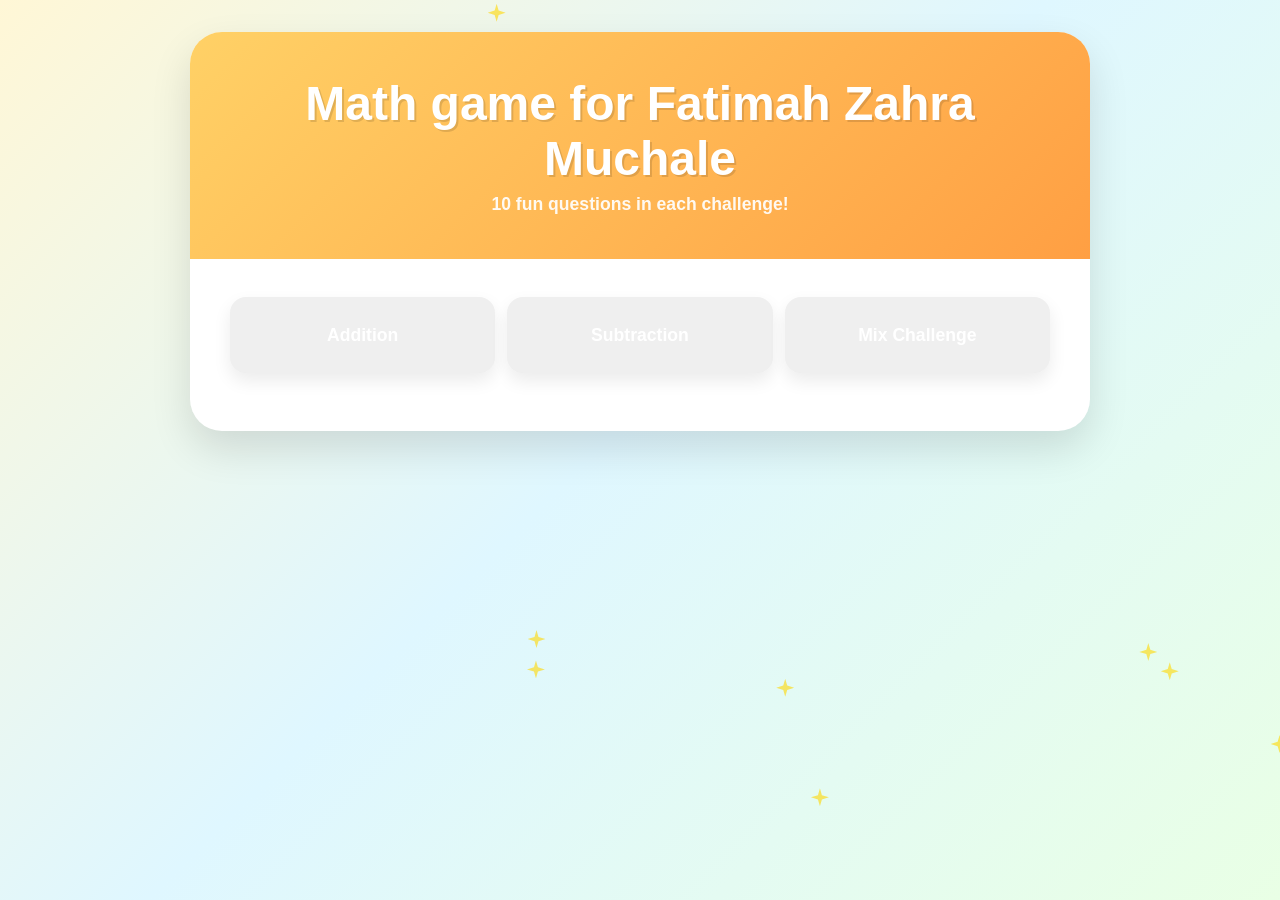
<file: Index.html>
<!DOCTYPE html>
<html lang="en">
<head>
  <meta charset="UTF-8" />
  <meta name="viewport" content="width=device-width, initial-scale=1.0" />
  <title>Math game for Fatimah Zahra Muchale</title>
  <link rel="stylesheet" href="styles.css?v=8" />
</head>
<body>
  <div class="background"></div>

  <div class="game">
    <div class="header">
      <h1>Math game for Fatimah Zahra Muchale</h1>
      <p>10 fun questions in each challenge!</p>
    </div>

    <div class="content">
      <div class="challenge-select" id="challengeSelect">
        <button class="challenge-btn" data-type="addition">Addition</button>
        <button class="challenge-btn" data-type="subtraction">Subtraction</button>
        <button class="challenge-btn" data-type="mix">Mix Challenge</button>
      </div>

      <div class="question-box" id="questionBox">
        <div class="progress" id="progressText">Question 1 of 10</div>
        <div class="question" id="questionText">4 + 3 = ?</div>

        <div class="answer-row">
          <input class="answer-input" id="answerInput" type="number" inputmode="numeric" placeholder="?" />
          <button class="action-btn" id="submitBtn" type="button" onclick="checkAnswer()">Answer</button>
          <button class="action-btn" id="nextBtn" type="button" onclick="goToNextQuestion()" hidden>Next</button>
        </div>

        <div class="feedback" id="feedbackText"></div>
        <div class="mistake-animation" id="mistakeAnimation" aria-live="polite"></div>
      </div>

      <div class="summary" id="summaryBox">
        <h2>Challenge Complete!</h2>
        <div class="stars" id="stars">⭐ ⭐ ⭐</div>
        <p id="scoreText">You got 0 out of 10 right.</p>
        <p id="messageText">Nice work!</p>
        <p class="learning-tip" id="learningTip"></p>
        <div class="learning-examples" id="learningExamples" aria-live="polite"></div>
        <button class="action-btn" id="restartBtn" style="margin-top: 10px;">Play Again</button>
      </div>
    </div>
  </div>

  <script src="script.js?v=5"></script>
</body>
</html>
</file>
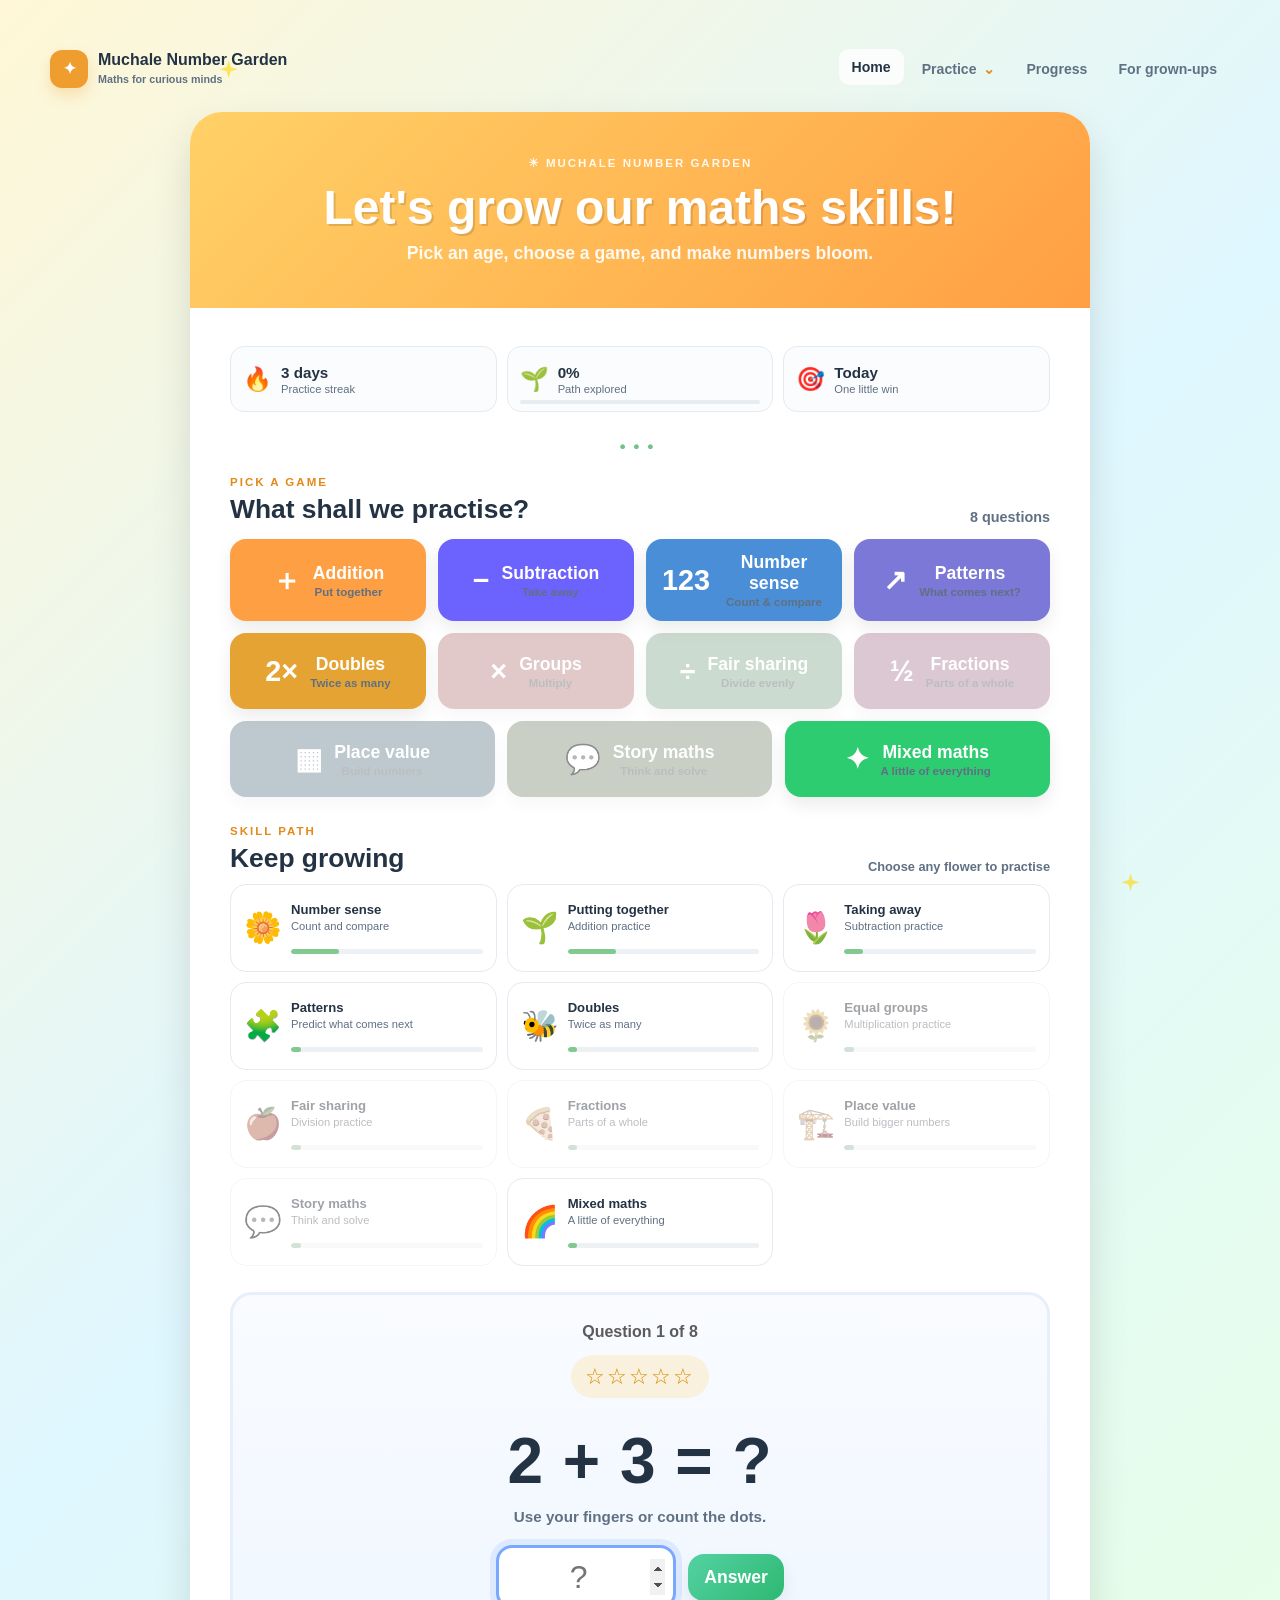
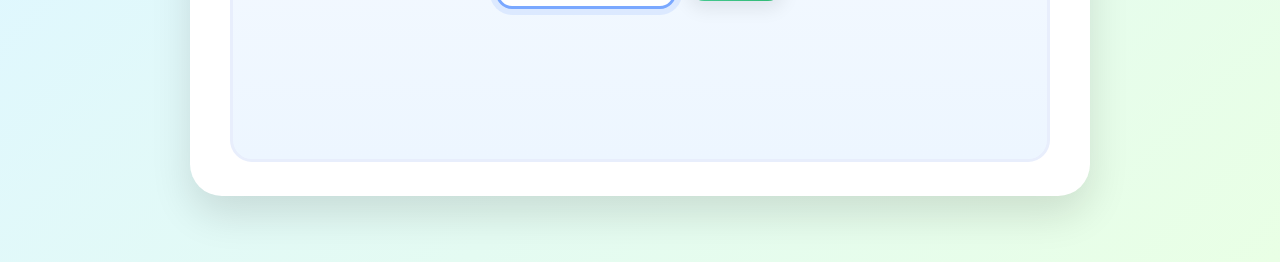
<file: index.html>
<!DOCTYPE html>
<html lang="en">
<head>
  <meta charset="UTF-8" />
  <meta name="viewport" content="width=device-width, initial-scale=1.0" />
  <title>Muchale Number Garden</title>
  <link rel="stylesheet" href="styles.css?v=9" />
</head>
<body>
  <div class="background"></div>

  <header class="site-header">
    <a class="brand" href="index.html" aria-label="Muchale Number Garden home"><span class="brand-mark">✦</span><span>Muchale Number Garden<small>Maths for curious minds</small></span></a>
    <button class="menu-toggle" type="button" aria-label="Open menu">☰</button>
    <nav class="main-menu" aria-label="Main menu">
      <a href="index.html" class="menu-link">Home</a>
      <div class="menu-group"><a href="practice.html" class="menu-link menu-parent active">Practice <span class="menu-caret">⌄</span></a><div class="subnav" aria-label="Practice age groups"><span class="menu-subtitle">Early learners</span><a href="practice.html">All skills</a><a href="index.html?age=3">Age 3</a><a href="index.html?age=4">Age 4</a><a href="index.html?age=5">Age 5</a><a href="index.html?age=6">Age 6</a><span class="menu-subtitle">School classes</span><a href="index.html?level=class1">Class 1</a><a href="index.html?level=class2">Class 2</a><a href="index.html?level=class3">Class 3</a><a href="index.html?level=class4">Class 4</a><a href="index.html?level=class5">Class 5</a><a href="index.html?level=class6">Class 6</a><a href="index.html?level=class7">Class 7</a></div></div>
      <a href="progress.html" class="menu-link">Progress</a>
      <a href="parents.html" class="menu-link">For grown-ups</a>
    </nav>
  </header>

  <div class="game">
    <div class="header">
      <div class="header-kicker"><span class="sun-icon" aria-hidden="true">☀</span> Muchale Number Garden</div>
      <h1>Let's grow our maths skills!</h1>
      <p>Pick an age, choose a game, and make numbers bloom.</p>
    </div>

    <div class="content">
      <section class="learning-overview" aria-label="Learning progress">
        <div class="overview-card streak-card"><span class="overview-icon">🔥</span><span><strong>3 days</strong><small>Practice streak</small></span></div>
        <div class="overview-card progress-card"><span class="overview-icon">🌱</span><span><strong id="overallProgress">0%</strong><small>Path explored</small></span><div class="mini-progress"><span id="overallProgressBar"></span></div></div>
        <div class="overview-card goal-card"><span class="overview-icon">🎯</span><span><strong>Today</strong><small>One little win</small></span></div>
      </section>

      <div class="garden-divider" aria-hidden="true"><span>●</span><span>●</span><span>●</span></div>

      <section aria-labelledby="gameTitle">
        <div class="section-heading game-heading">
          <div>
            <span class="eyebrow">Pick a game</span>
            <h2 id="gameTitle">What shall we practise?</h2>
          </div>
          <span class="question-count" id="questionCount">8 questions</span>
        </div>
      <div class="challenge-select" id="challengeSelect">
        <button class="challenge-btn addition-btn" data-type="addition" type="button"><span class="button-icon">＋</span><span>Addition<small>Put together</small></span></button>
        <button class="challenge-btn subtraction-btn" data-type="subtraction" type="button"><span class="button-icon">−</span><span>Subtraction<small>Take away</small></span></button>
        <button class="challenge-btn numbers-btn" data-type="numbers" type="button"><span class="button-icon">123</span><span>Number sense<small>Count & compare</small></span></button>
        <button class="challenge-btn patterns-btn" data-type="patterns" data-min-age="3" type="button"><span class="button-icon">↗</span><span>Patterns<small>What comes next?</small></span></button>
        <button class="challenge-btn doubles-btn" data-type="doubles" data-min-age="3" type="button"><span class="button-icon">2×</span><span>Doubles<small>Twice as many</small></span></button>
        <button class="challenge-btn multiplication-btn" data-type="multiplication" data-min-age="5" type="button"><span class="button-icon">×</span><span>Groups<small>Multiply</small></span></button>
        <button class="challenge-btn division-btn" data-type="division" data-min-age="5" type="button"><span class="button-icon">÷</span><span>Fair sharing<small>Divide evenly</small></span></button>
        <button class="challenge-btn fractions-btn" data-type="fractions" data-min-age="5" type="button"><span class="button-icon">½</span><span>Fractions<small>Parts of a whole</small></span></button>
        <button class="challenge-btn placevalue-btn" data-type="placevalue" data-min-age="6" type="button"><span class="button-icon">▦</span><span>Place value<small>Build numbers</small></span></button>
        <button class="challenge-btn word-btn" data-type="wordproblems" data-min-age="4" type="button"><span class="button-icon">💬</span><span>Story maths<small>Think and solve</small></span></button>
        <button class="challenge-btn mix-btn" data-type="mix" type="button"><span class="button-icon">✦</span><span>Mixed maths<small>A little of everything</small></span></button>
      </div>
      </section>

      <section class="skill-path" aria-labelledby="pathTitle">
        <div class="section-heading path-heading">
          <div><span class="eyebrow">Skill path</span><h2 id="pathTitle">Keep growing</h2></div>
          <span class="path-caption">Choose any flower to practise</span>
        </div>
        <div class="skill-grid">
          <button class="skill-card skill-counting" data-type="numbers" type="button"><span class="skill-flower">🌼</span><span><strong>Number sense</strong><small>Count and compare</small></span><span class="skill-bar"><i style="width: 25%"></i></span></button>
          <button class="skill-card skill-adding" data-type="addition" type="button"><span class="skill-flower">🌱</span><span><strong>Putting together</strong><small>Addition practice</small></span><span class="skill-bar"><i style="width: 25%"></i></span></button>
          <button class="skill-card skill-taking" data-type="subtraction" type="button"><span class="skill-flower">🌷</span><span><strong>Taking away</strong><small>Subtraction practice</small></span><span class="skill-bar"><i style="width: 10%"></i></span></button>
          <button class="skill-card" data-type="patterns" data-min-age="3" type="button"><span class="skill-flower">🧩</span><span><strong>Patterns</strong><small>Predict what comes next</small></span><span class="skill-bar"><i style="width: 5%"></i></span></button>
          <button class="skill-card" data-type="doubles" data-min-age="3" type="button"><span class="skill-flower">🐝</span><span><strong>Doubles</strong><small>Twice as many</small></span><span class="skill-bar"><i style="width: 5%"></i></span></button>
          <button class="skill-card skill-multiplying" data-type="multiplication" data-min-age="5" type="button"><span class="skill-flower">🌻</span><span><strong>Equal groups</strong><small>Multiplication practice</small></span><span class="skill-bar"><i style="width: 5%"></i></span></button>
          <button class="skill-card skill-sharing" data-type="division" data-min-age="5" type="button"><span class="skill-flower">🍎</span><span><strong>Fair sharing</strong><small>Division practice</small></span><span class="skill-bar"><i style="width: 5%"></i></span></button>
          <button class="skill-card" data-type="fractions" data-min-age="5" type="button"><span class="skill-flower">🍕</span><span><strong>Fractions</strong><small>Parts of a whole</small></span><span class="skill-bar"><i style="width: 5%"></i></span></button>
          <button class="skill-card" data-type="placevalue" data-min-age="6" type="button"><span class="skill-flower">🏗️</span><span><strong>Place value</strong><small>Build bigger numbers</small></span><span class="skill-bar"><i style="width: 5%"></i></span></button>
          <button class="skill-card" data-type="wordproblems" data-min-age="4" type="button"><span class="skill-flower">💬</span><span><strong>Story maths</strong><small>Think and solve</small></span><span class="skill-bar"><i style="width: 5%"></i></span></button>
          <button class="skill-card skill-mix" data-type="mix" type="button"><span class="skill-flower">🌈</span><span><strong>Mixed maths</strong><small>A little of everything</small></span><span class="skill-bar"><i style="width: 5%"></i></span></button>
        </div>
      </section>

      <div class="question-box" id="questionBox">
        <div class="progress" id="progressText">Question 1 of 10</div>
        <div class="star-meter" id="starMeter" aria-live="polite">⭐ ⭐ ⭐ ⭐ ⭐</div>
        <div class="question" id="questionText">2 + 1 = ?</div>
        <div class="question-hint" id="questionHint">Use your fingers or count the dots.</div>

        <div class="answer-row">
          <input class="answer-input" id="answerInput" type="number" inputmode="numeric" placeholder="?" />
          <button class="action-btn" id="submitBtn" type="button" onclick="checkAnswer()">Answer</button>
          <button class="action-btn" id="nextBtn" type="button" onclick="goToNextQuestion()" hidden>Next</button>
        </div>

        <div class="success-popup" id="successPopup" aria-live="assertive">Great job! ⭐</div>

        <div class="feedback" id="feedbackText"></div>
        <div class="mistake-animation" id="mistakeAnimation" aria-live="polite"></div>
      </div>

      <div class="summary" id="summaryBox">
        <h2>Challenge Complete!</h2>
        <div class="stars" id="stars">⭐ ⭐ ⭐</div>
        <p id="scoreText">You got 0 out of 10 right.</p>
        <p id="messageText">Nice work!</p>
        <p class="learning-tip" id="learningTip"></p>
        <div class="learning-examples" id="learningExamples" aria-live="polite"></div>
        <button class="action-btn" id="restartBtn" type="button" style="margin-top: 10px;">Play Again</button>
      </div>
    </div>
  </div>

  <script src="site.js?v=1"></script>
  <script src="script.js?v=7"></script>
</body>
</html>
</file>
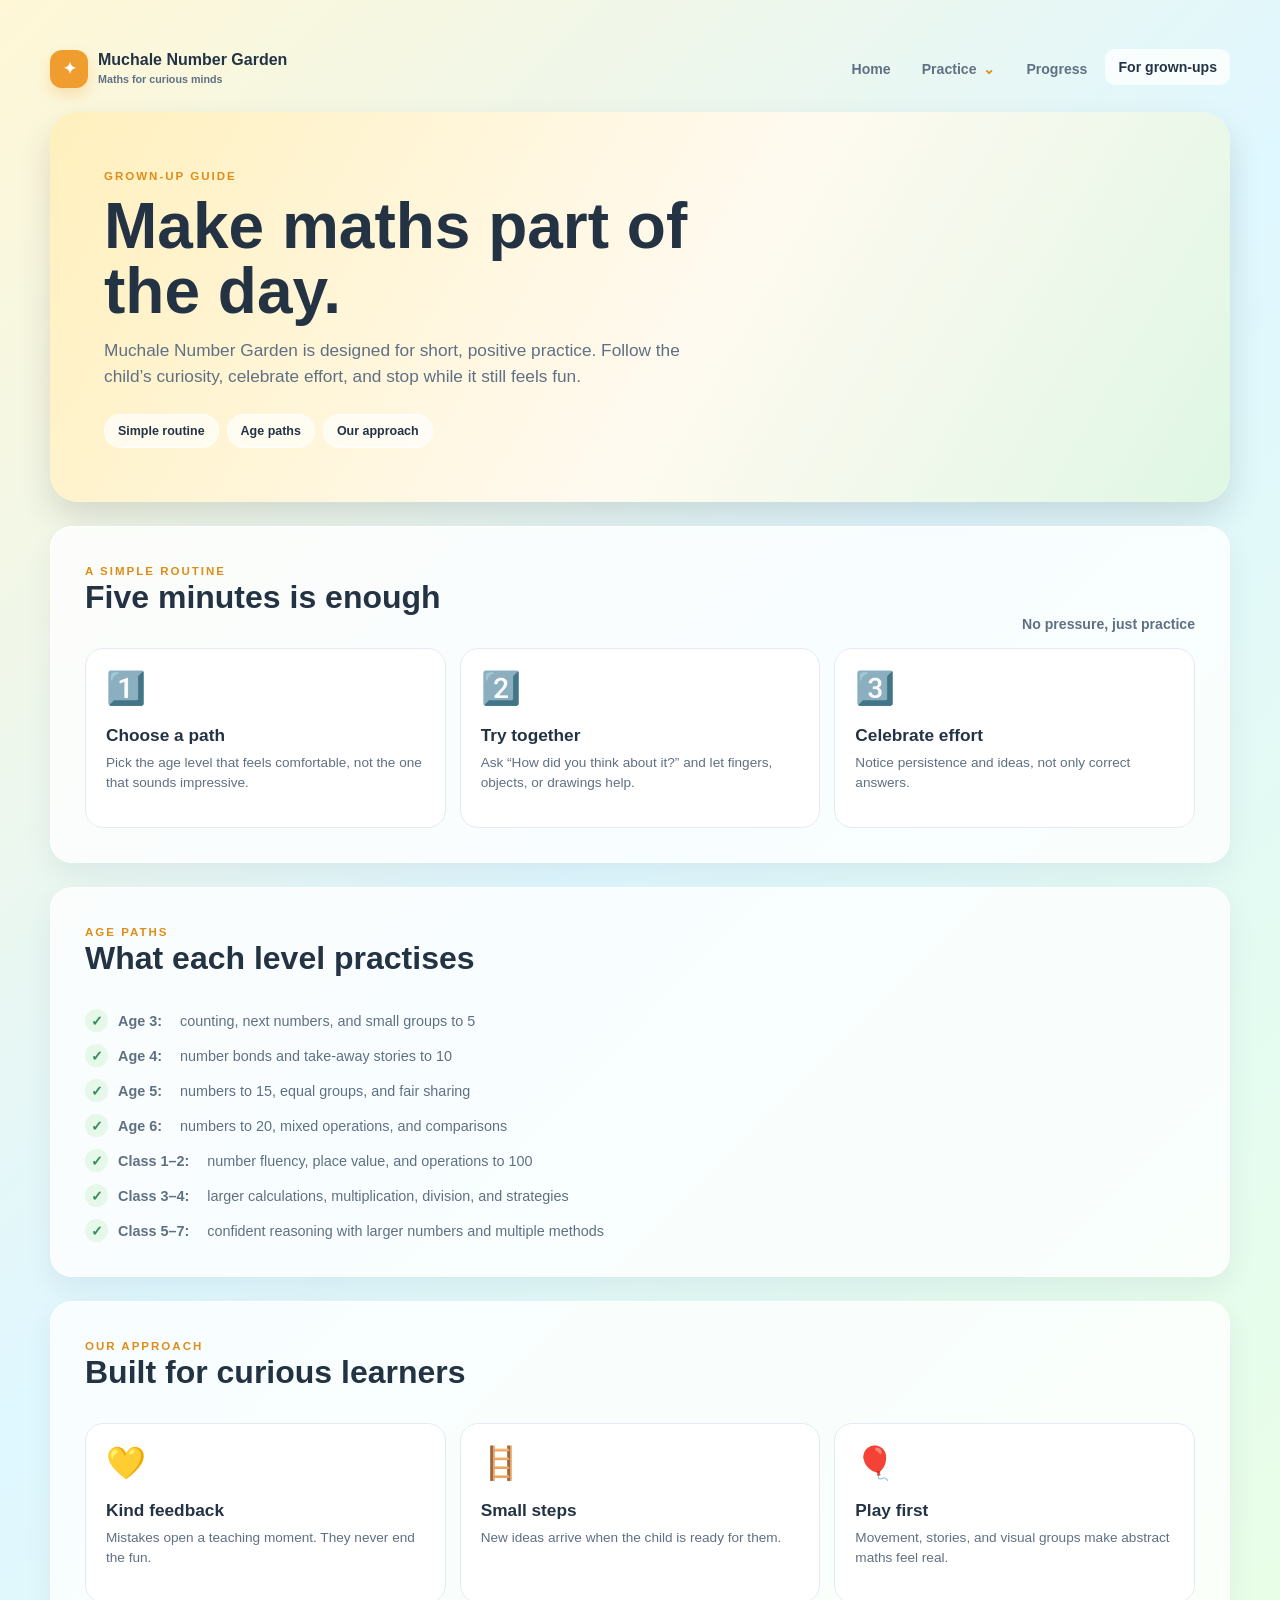
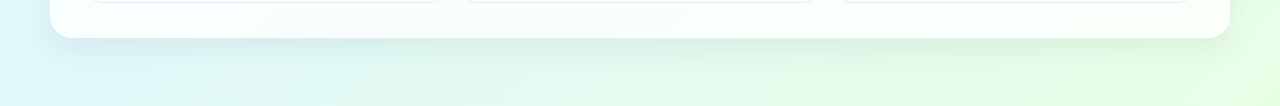
<file: parents.html>
<!DOCTYPE html>
<html lang="en">
<head>
  <meta charset="UTF-8" />
  <meta name="viewport" content="width=device-width, initial-scale=1.0" />
  <title>For Grown-ups | Muchale Number Garden</title>
  <link rel="stylesheet" href="styles.css?v=10" />
</head>
<body>
  <div class="background"></div>
  <header class="site-header">
    <a class="brand" href="index.html" aria-label="Muchale Number Garden home"><span class="brand-mark">✦</span><span>Muchale Number Garden<small>Maths for curious minds</small></span></a>
    <button class="menu-toggle" type="button" aria-label="Open menu">☰</button>
    <nav class="main-menu" aria-label="Main menu"><a href="index.html" class="menu-link">Home</a><div class="menu-group"><a href="practice.html" class="menu-link menu-parent">Practice <span class="menu-caret">⌄</span></a><div class="subnav" aria-label="Practice age groups"><span class="menu-subtitle">Early learners</span><a href="practice.html">All skills</a><a href="index.html?age=3">Age 3</a><a href="index.html?age=4">Age 4</a><a href="index.html?age=5">Age 5</a><a href="index.html?age=6">Age 6</a><span class="menu-subtitle">School classes</span><a href="index.html?level=class1">Class 1</a><a href="index.html?level=class2">Class 2</a><a href="index.html?level=class3">Class 3</a><a href="index.html?level=class4">Class 4</a><a href="index.html?level=class5">Class 5</a><a href="index.html?level=class6">Class 6</a><a href="index.html?level=class7">Class 7</a></div></div><a href="progress.html" class="menu-link">Progress</a><a href="parents.html" class="menu-link active">For grown-ups</a></nav>
  </header>

  <main class="page-shell">
    <section class="page-hero">
      <span class="page-kicker">Grown-up guide</span>
      <h1>Make maths part of the day.</h1>
      <p>Muchale Number Garden is designed for short, positive practice. Follow the child’s curiosity, celebrate effort, and stop while it still feels fun.</p>
      <div class="sub-menu"><a href="#routine">Simple routine</a><a href="#levels">Age paths</a><a href="#principles">Our approach</a></div>
    </section>

    <section class="page-section" id="routine">
      <div class="page-section-heading"><div><span class="page-kicker">A simple routine</span><h2>Five minutes is enough</h2></div><p>No pressure, just practice</p></div>
      <div class="parent-grid"><article class="parent-card"><span class="library-icon">1️⃣</span><h3>Choose a path</h3><p>Pick the age level that feels comfortable, not the one that sounds impressive.</p></article><article class="parent-card"><span class="library-icon">2️⃣</span><h3>Try together</h3><p>Ask “How did you think about it?” and let fingers, objects, or drawings help.</p></article><article class="parent-card"><span class="library-icon">3️⃣</span><h3>Celebrate effort</h3><p>Notice persistence and ideas, not only correct answers.</p></article></div>
    </section>

    <section class="page-section" id="levels">
      <div class="page-section-heading"><div><span class="page-kicker">Age paths</span><h2>What each level practises</h2></div></div>
      <ul class="check-list"><li><strong>Age 3:</strong>&nbsp; counting, next numbers, and small groups to 5</li><li><strong>Age 4:</strong>&nbsp; number bonds and take-away stories to 10</li><li><strong>Age 5:</strong>&nbsp; numbers to 15, equal groups, and fair sharing</li><li><strong>Age 6:</strong>&nbsp; numbers to 20, mixed operations, and comparisons</li><li><strong>Class 1–2:</strong>&nbsp; number fluency, place value, and operations to 100</li><li><strong>Class 3–4:</strong>&nbsp; larger calculations, multiplication, division, and strategies</li><li><strong>Class 5–7:</strong>&nbsp; confident reasoning with larger numbers and multiple methods</li></ul>
    </section>

    <section class="page-section" id="principles">
      <div class="page-section-heading"><div><span class="page-kicker">Our approach</span><h2>Built for curious learners</h2></div></div>
      <div class="dashboard-grid"><article class="dashboard-card"><span class="library-icon">💛</span><h3>Kind feedback</h3><p>Mistakes open a teaching moment. They never end the fun.</p></article><article class="dashboard-card"><span class="library-icon">🪜</span><h3>Small steps</h3><p>New ideas arrive when the child is ready for them.</p></article><article class="dashboard-card"><span class="library-icon">🎈</span><h3>Play first</h3><p>Movement, stories, and visual groups make abstract maths feel real.</p></article></div>
    </section>
  </main>
  <script src="site.js?v=1"></script>
</body>
</html>
</file>
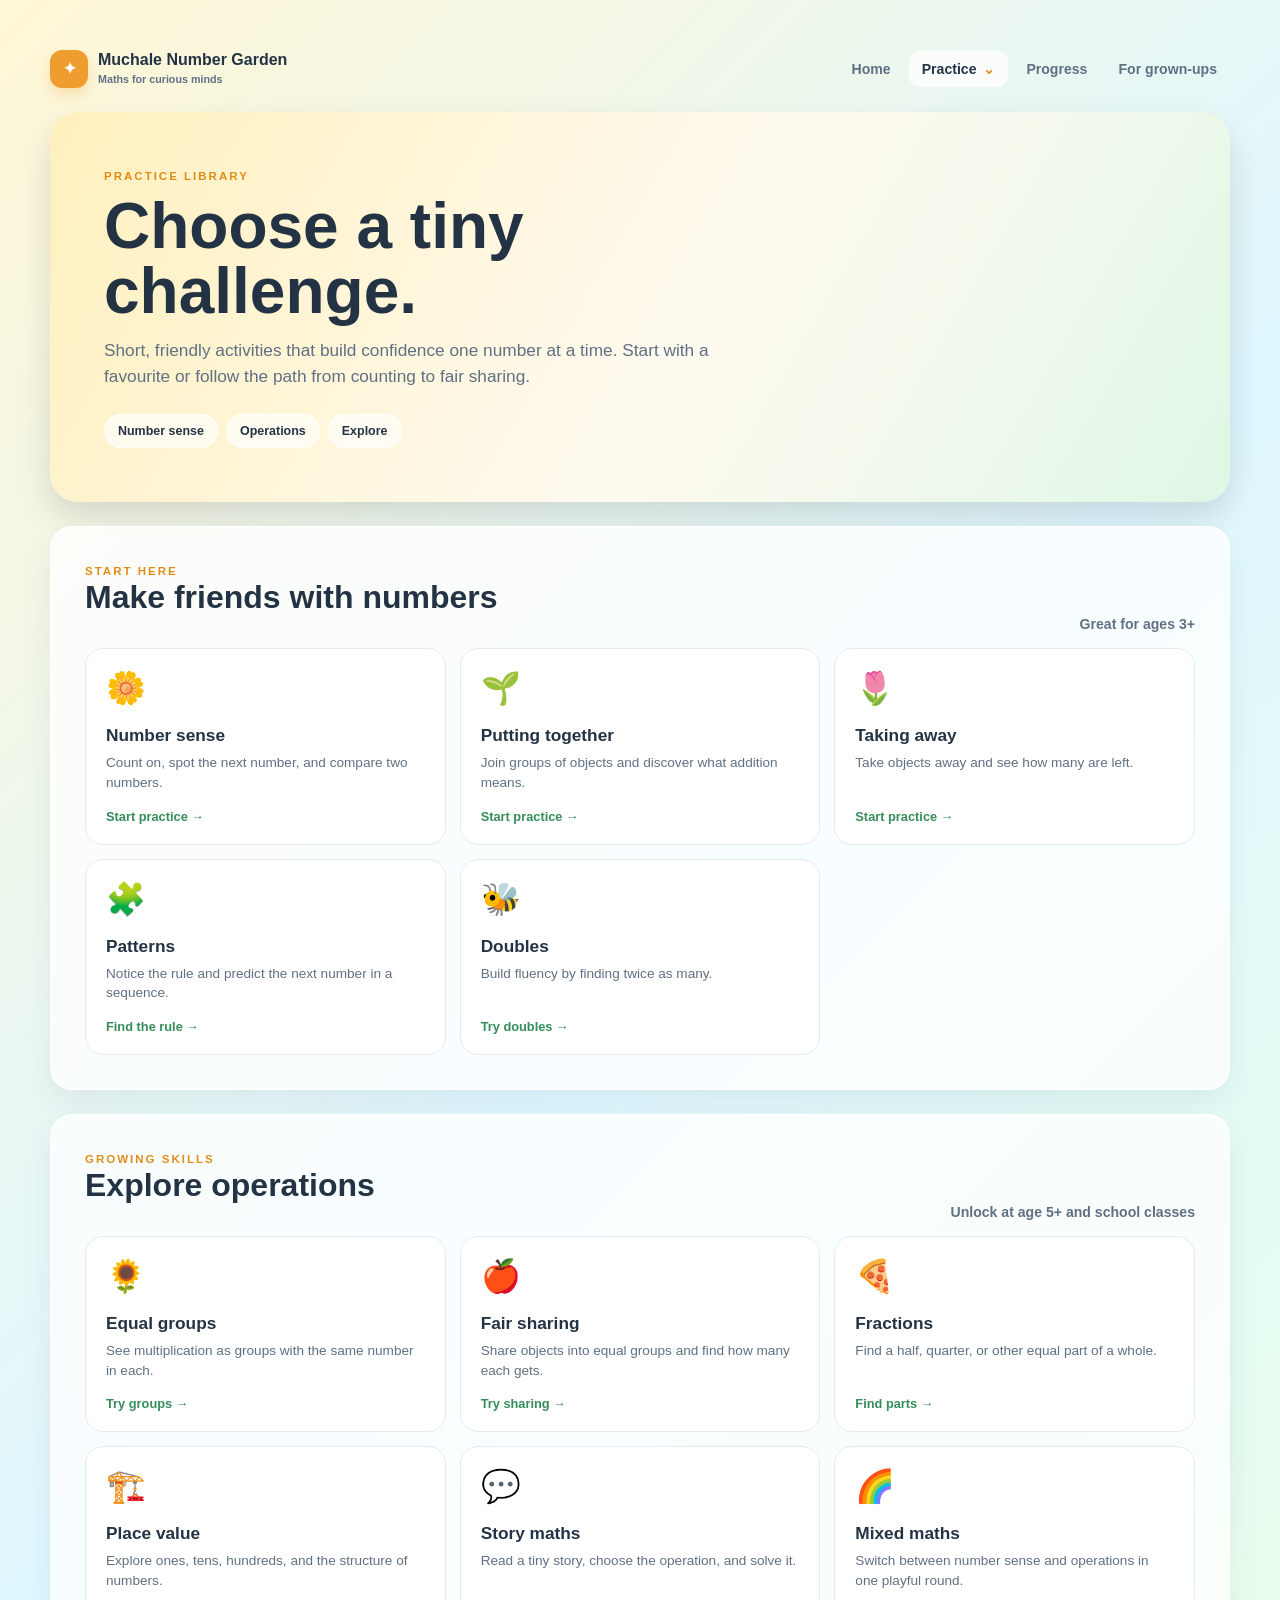
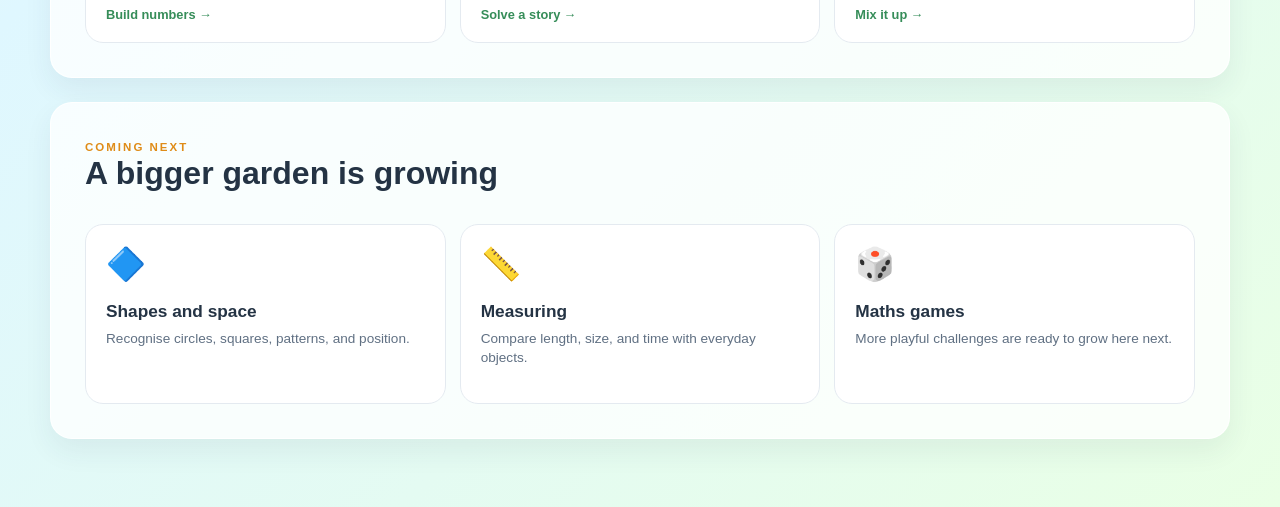
<file: practice.html>
<!DOCTYPE html>
<html lang="en">
<head>
  <meta charset="UTF-8" />
  <meta name="viewport" content="width=device-width, initial-scale=1.0" />
  <title>Practice Library | Muchale Number Garden</title>
  <link rel="stylesheet" href="styles.css?v=10" />
</head>
<body>
  <div class="background"></div>
  <header class="site-header">
    <a class="brand" href="index.html" aria-label="Muchale Number Garden home"><span class="brand-mark">✦</span><span>Muchale Number Garden<small>Maths for curious minds</small></span></a>
    <button class="menu-toggle" type="button" aria-label="Open menu">☰</button>
    <nav class="main-menu" aria-label="Main menu"><a href="index.html" class="menu-link">Home</a><div class="menu-group"><a href="practice.html" class="menu-link menu-parent active">Practice <span class="menu-caret">⌄</span></a><div class="subnav" aria-label="Practice age groups"><span class="menu-subtitle">Early learners</span><a href="practice.html">All skills</a><a href="index.html?age=3">Age 3</a><a href="index.html?age=4">Age 4</a><a href="index.html?age=5">Age 5</a><a href="index.html?age=6">Age 6</a><span class="menu-subtitle">School classes</span><a href="index.html?level=class1">Class 1</a><a href="index.html?level=class2">Class 2</a><a href="index.html?level=class3">Class 3</a><a href="index.html?level=class4">Class 4</a><a href="index.html?level=class5">Class 5</a><a href="index.html?level=class6">Class 6</a><a href="index.html?level=class7">Class 7</a></div></div><a href="progress.html" class="menu-link">Progress</a><a href="parents.html" class="menu-link">For grown-ups</a></nav>
  </header>

  <main class="page-shell">
    <section class="page-hero">
      <span class="page-kicker">Practice library</span>
      <h1>Choose a tiny challenge.</h1>
      <p>Short, friendly activities that build confidence one number at a time. Start with a favourite or follow the path from counting to fair sharing.</p>
      <nav class="sub-menu" aria-label="Practice topics"><a href="#number-sense">Number sense</a><a href="#operations">Operations</a><a href="#explore">Explore</a></nav>
    </section>

    <section class="page-section" id="number-sense">
      <div class="page-section-heading"><div><span class="page-kicker">Start here</span><h2>Make friends with numbers</h2></div><p>Great for ages 3+</p></div>
      <div class="library-grid">
        <a class="library-card" href="index.html?skill=numbers"><span class="library-icon">🌼</span><h3>Number sense</h3><p>Count on, spot the next number, and compare two numbers.</p><span class="card-arrow">Start practice →</span></a>
        <a class="library-card" href="index.html?skill=addition"><span class="library-icon">🌱</span><h3>Putting together</h3><p>Join groups of objects and discover what addition means.</p><span class="card-arrow">Start practice →</span></a>
        <a class="library-card" href="index.html?skill=subtraction"><span class="library-icon">🌷</span><h3>Taking away</h3><p>Take objects away and see how many are left.</p><span class="card-arrow">Start practice →</span></a>
        <a class="library-card" href="index.html?skill=patterns"><span class="library-icon">🧩</span><h3>Patterns</h3><p>Notice the rule and predict the next number in a sequence.</p><span class="card-arrow">Find the rule →</span></a>
        <a class="library-card" href="index.html?skill=doubles"><span class="library-icon">🐝</span><h3>Doubles</h3><p>Build fluency by finding twice as many.</p><span class="card-arrow">Try doubles →</span></a>
      </div>
    </section>

    <section class="page-section" id="operations">
      <div class="page-section-heading"><div><span class="page-kicker">Growing skills</span><h2>Explore operations</h2></div><p>Unlock at age 5+ and school classes</p></div>
      <div class="library-grid">
        <a class="library-card" href="index.html?skill=multiplication"><span class="library-icon">🌻</span><h3>Equal groups</h3><p>See multiplication as groups with the same number in each.</p><span class="card-arrow">Try groups →</span></a>
        <a class="library-card" href="index.html?skill=division"><span class="library-icon">🍎</span><h3>Fair sharing</h3><p>Share objects into equal groups and find how many each gets.</p><span class="card-arrow">Try sharing →</span></a>
        <a class="library-card" href="index.html?skill=fractions"><span class="library-icon">🍕</span><h3>Fractions</h3><p>Find a half, quarter, or other equal part of a whole.</p><span class="card-arrow">Find parts →</span></a>
        <a class="library-card" href="index.html?skill=placevalue"><span class="library-icon">🏗️</span><h3>Place value</h3><p>Explore ones, tens, hundreds, and the structure of numbers.</p><span class="card-arrow">Build numbers →</span></a>
        <a class="library-card" href="index.html?skill=wordproblems"><span class="library-icon">💬</span><h3>Story maths</h3><p>Read a tiny story, choose the operation, and solve it.</p><span class="card-arrow">Solve a story →</span></a>
        <a class="library-card" href="index.html?skill=mix"><span class="library-icon">🌈</span><h3>Mixed maths</h3><p>Switch between number sense and operations in one playful round.</p><span class="card-arrow">Mix it up →</span></a>
      </div>
    </section>

    <section class="page-section" id="explore">
      <div class="page-section-heading"><div><span class="page-kicker">Coming next</span><h2>A bigger garden is growing</h2></div></div>
      <div class="dashboard-grid"><article class="dashboard-card"><span class="library-icon">🔷</span><h3>Shapes and space</h3><p>Recognise circles, squares, patterns, and position.</p></article><article class="dashboard-card"><span class="library-icon">📏</span><h3>Measuring</h3><p>Compare length, size, and time with everyday objects.</p></article><article class="dashboard-card"><span class="library-icon">🎲</span><h3>Maths games</h3><p>More playful challenges are ready to grow here next.</p></article></div>
    </section>
  </main>
  <script src="site.js?v=1"></script>
</body>
</html>
</file>
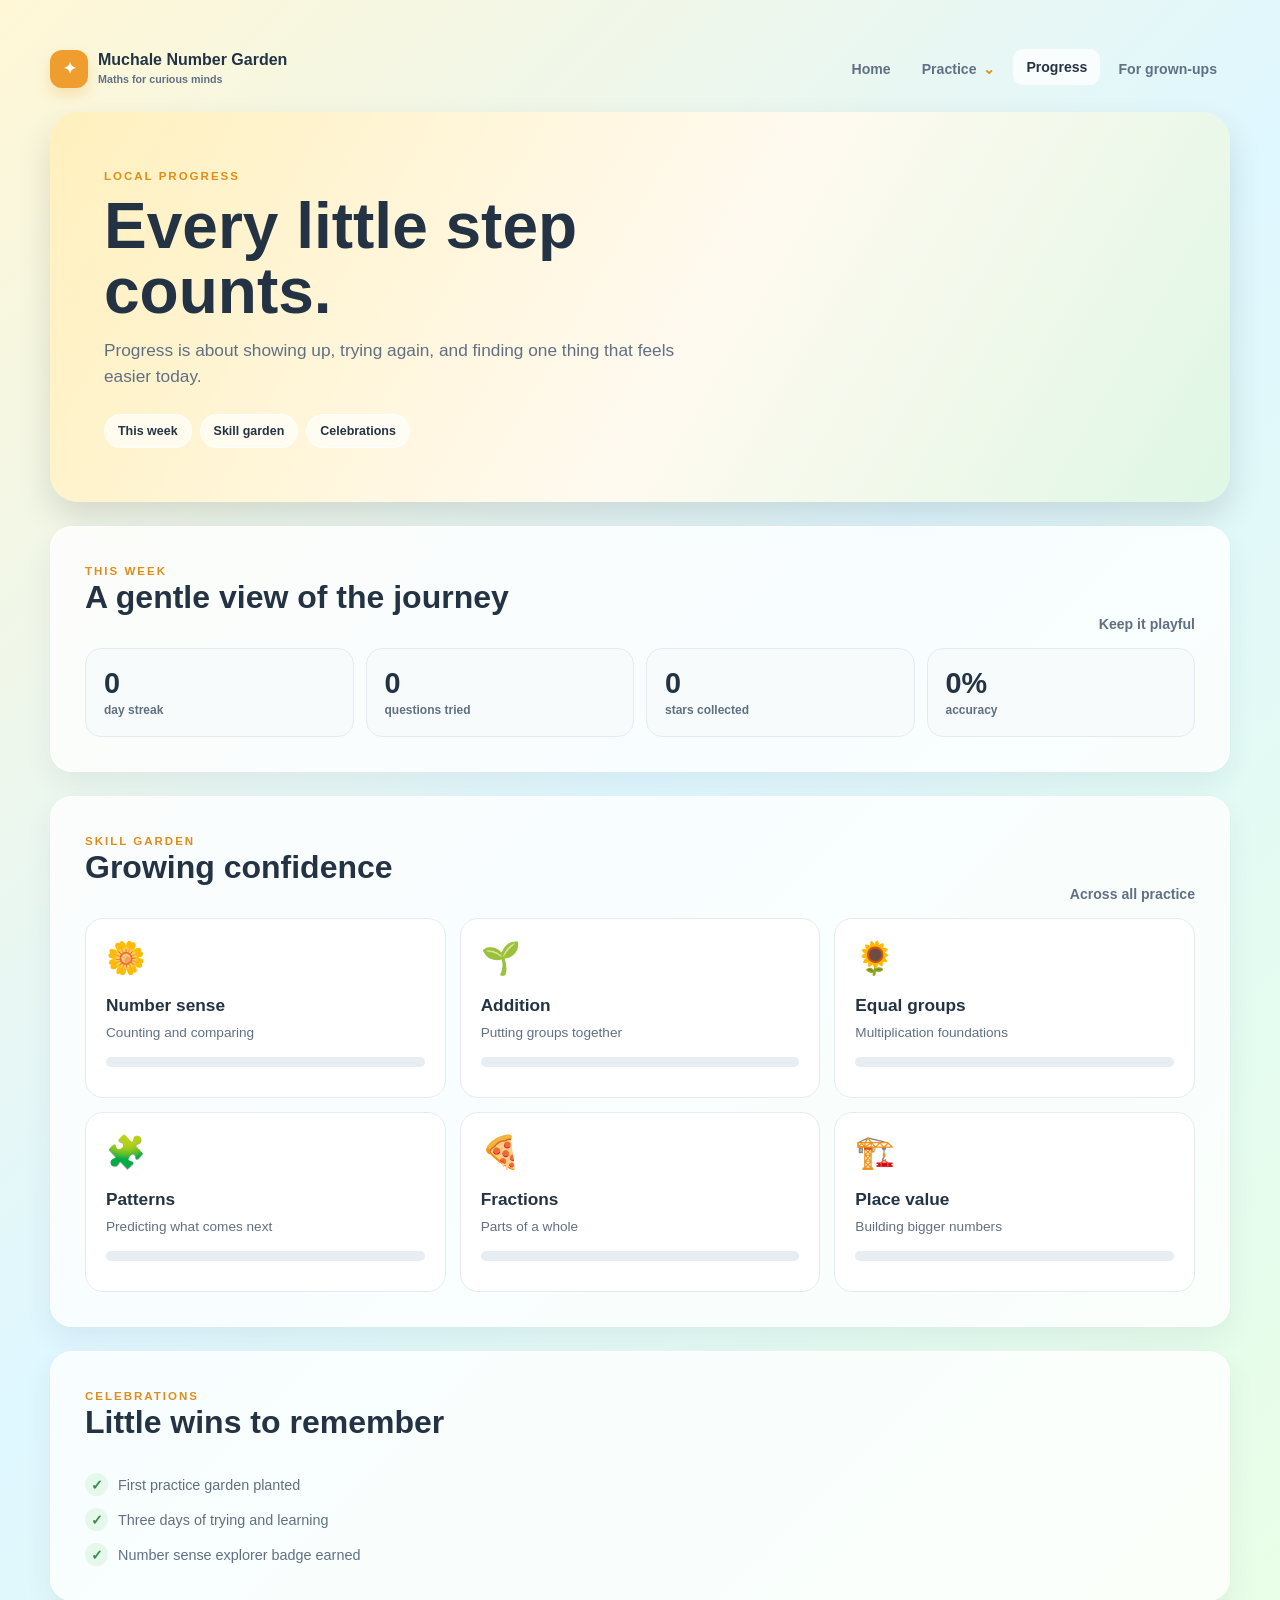
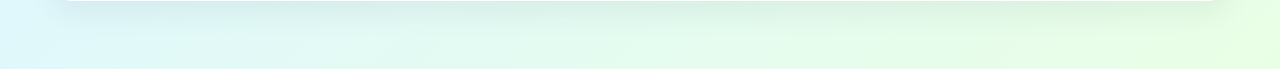
<file: progress.html>
<!DOCTYPE html>
<html lang="en">
<head>
  <meta charset="UTF-8" />
  <meta name="viewport" content="width=device-width, initial-scale=1.0" />
  <title>Progress | Muchale Number Garden</title>
  <link rel="stylesheet" href="styles.css?v=10" />
</head>
<body>
  <div class="background"></div>
  <header class="site-header">
    <a class="brand" href="index.html" aria-label="Muchale Number Garden home"><span class="brand-mark">✦</span><span>Muchale Number Garden<small>Maths for curious minds</small></span></a>
    <button class="menu-toggle" type="button" aria-label="Open menu">☰</button>
    <nav class="main-menu" aria-label="Main menu"><a href="index.html" class="menu-link">Home</a><div class="menu-group"><a href="practice.html" class="menu-link menu-parent">Practice <span class="menu-caret">⌄</span></a><div class="subnav" aria-label="Practice age groups"><span class="menu-subtitle">Early learners</span><a href="practice.html">All skills</a><a href="index.html?age=3">Age 3</a><a href="index.html?age=4">Age 4</a><a href="index.html?age=5">Age 5</a><a href="index.html?age=6">Age 6</a><span class="menu-subtitle">School classes</span><a href="index.html?level=class1">Class 1</a><a href="index.html?level=class2">Class 2</a><a href="index.html?level=class3">Class 3</a><a href="index.html?level=class4">Class 4</a><a href="index.html?level=class5">Class 5</a><a href="index.html?level=class6">Class 6</a><a href="index.html?level=class7">Class 7</a></div></div><a href="progress.html" class="menu-link active">Progress</a><a href="parents.html" class="menu-link">For grown-ups</a></nav>
  </header>

  <main class="page-shell">
    <section class="page-hero">
      <span class="page-kicker" id="profileProgressTitle">Explorer progress</span>
      <h1>Every little step counts.</h1>
      <p>Progress is about showing up, trying again, and finding one thing that feels easier today.</p>
      <div class="sub-menu"><a href="#week">This week</a><a href="#skills">Skill garden</a><a href="#badges">Celebrations</a></div>
    </section>

    <section class="page-section" id="week">
      <div class="page-section-heading"><div><span class="page-kicker">This week</span><h2>A gentle view of the journey</h2></div><p>Keep it playful</p></div>
      <div class="metric-row"><div class="metric"><strong id="metricStreak">0</strong><span>day streak</span></div><div class="metric"><strong id="metricQuestions">0</strong><span>questions tried</span></div><div class="metric"><strong id="metricStars">0</strong><span>stars collected</span></div><div class="metric"><strong id="metricAccuracy">0%</strong><span>accuracy</span></div></div>
    </section>

    <section class="page-section" id="skills">
      <div class="page-section-heading"><div><span class="page-kicker">Skill garden</span><h2>Growing confidence</h2></div><p>Across all practice</p></div>
      <div class="dashboard-grid">
        <article class="dashboard-card"><span class="library-icon">🌼</span><h3>Number sense</h3><p>Counting and comparing</p><div class="wide-progress"><span id="skillNumbers"></span></div></article>
        <article class="dashboard-card"><span class="library-icon">🌱</span><h3>Addition</h3><p>Putting groups together</p><div class="wide-progress"><span id="skillAddition"></span></div></article>
        <article class="dashboard-card"><span class="library-icon">🌻</span><h3>Equal groups</h3><p>Multiplication foundations</p><div class="wide-progress"><span id="skillMultiplication"></span></div></article>
        <article class="dashboard-card"><span class="library-icon">🧩</span><h3>Patterns</h3><p>Predicting what comes next</p><div class="wide-progress"><span id="skillPatterns"></span></div></article>
        <article class="dashboard-card"><span class="library-icon">🍕</span><h3>Fractions</h3><p>Parts of a whole</p><div class="wide-progress"><span id="skillFractions"></span></div></article>
        <article class="dashboard-card"><span class="library-icon">🏗️</span><h3>Place value</h3><p>Building bigger numbers</p><div class="wide-progress"><span id="skillPlacevalue"></span></div></article>
      </div>
    </section>

    <section class="page-section" id="badges">
      <div class="page-section-heading"><div><span class="page-kicker">Celebrations</span><h2>Little wins to remember</h2></div></div>
      <ul class="check-list"><li>First practice garden planted</li><li>Three days of trying and learning</li><li>Number sense explorer badge earned</li></ul>
    </section>
  </main>
  <script src="site.js?v=1"></script>
  <script src="progress.js?v=1"></script>
</body>
</html>
</file>
<file: styles.css>
:root {
  --bg1: #fff7d6;
  --bg2: #dff7ff;
  --card: #ffffff;
  --primary: #ff9f43;
  --secondary: #6c63ff;
  --success: #2ecc71;
  --danger: #ff5a5f;
  --text: #243344;
  --shadow: rgba(0, 0, 0, 0.12);
  --ink-soft: #607083;
  --line: #e4eaf0;
}

* { box-sizing: border-box; }

body {
  margin: 0;
  min-height: 100vh;
  font-family: "Trebuchet MS", "Arial Rounded MT Bold", sans-serif;
  background: linear-gradient(135deg, #fff7d6 0%, #dff7ff 48%, #e9ffe5 100%);
  color: var(--text);
  display: block;
  padding: clamp(12px, 3vw, 32px);
  overflow-x: hidden;
  overflow-y: auto;
}

.site-header { position: relative; z-index: 5; width: min(1180px, calc(100% - 32px)); margin: 18px auto 24px; display: flex; align-items: center; gap: 28px; }
.brand { display: flex; align-items: center; gap: 10px; color: var(--text); text-decoration: none; font-weight: 900; line-height: 1.05; }
.brand small { display: block; margin-top: 5px; color: var(--ink-soft); font-size: .67rem; font-weight: 700; }
.brand-mark { display: grid; place-items: center; width: 38px; height: 38px; border-radius: 12px; color: white; background: #ef9d2f; box-shadow: 0 7px 14px rgba(239, 157, 47, .25); }
.main-menu { display: flex; align-items: center; gap: 5px; margin-left: auto; }
.menu-group { position: relative; }
.menu-link { padding: 10px 13px; border-radius: 10px; color: var(--ink-soft); text-decoration: none; font-size: .88rem; font-weight: 800; transition: color .2s ease, background .2s ease, transform .2s ease; }
.menu-link:hover, .menu-link.active { color: var(--text); background: rgba(255,255,255,.75); transform: translateY(-2px); }
.menu-caret { display: inline-block; margin-left: 3px; color: #df8c18; }
.subnav { display: none; position: absolute; top: calc(100% + 5px); left: 0; min-width: 166px; max-height: min(76vh, 540px); overflow-y: auto; padding: 7px; border: 1px solid var(--line); border-radius: 13px; background: rgba(255,255,255,.98); box-shadow: 0 12px 24px rgba(45,62,80,.14); }
.menu-subtitle { display: block; padding: 7px 10px 4px; color: #df8c18; text-transform: uppercase; letter-spacing: 1px; font-size: .6rem; font-weight: 900; }
.subnav a { display: block; padding: 8px 10px; border-radius: 8px; color: var(--ink-soft); text-decoration: none; font-size: .78rem; font-weight: 800; white-space: nowrap; }
.subnav a:hover { color: var(--text); background: #fff5d8; }
.menu-group:hover .subnav, .menu-group:focus-within .subnav { display: block; }
.menu-toggle { display: none; border: 0; background: transparent; color: var(--text); font-size: 1.4rem; cursor: pointer; }

.background {
  position: fixed;
  inset: 0;
  pointer-events: none;
  overflow: hidden;
}

.bubble, .sparkle {
  position: absolute;
  border-radius: 50%;
  animation: floatUp 8s ease-in infinite;
  opacity: 0.75;
}

.bubble {
  width: 22px;
  height: 22px;
  background: rgba(255, 255, 255, 0.55);
  box-shadow: inset 0 0 0 4px rgba(255, 255, 255, 0.3);
}

.sparkle {
  width: 18px;
  height: 18px;
  background: rgba(255, 215, 0, 0.8);
  clip-path: polygon(50% 0%, 61% 38%, 100% 50%, 61% 62%, 50% 100%, 39% 62%, 0% 50%, 39% 38%);
  animation: sparkle 3s ease-in-out infinite;
}

.game {
  position: relative;
  z-index: 2;
  width: min(100%, 900px);
  margin: 0 auto 34px;
  background: var(--card);
  border-radius: clamp(20px, 4vw, 32px);
  box-shadow: 0 18px 40px var(--shadow);
  overflow: hidden;
  animation: popIn 0.7s ease;
}

.page-shell { position: relative; z-index: 2; width: min(1180px, calc(100% - 32px)); margin: 0 auto 36px; }
.page-hero { padding: clamp(28px, 5vw, 54px); border-radius: 28px; background: linear-gradient(120deg, #fff0bd, #fffaf0 55%, #dff7e5); box-shadow: 0 16px 34px var(--shadow); }
.page-hero h1 { max-width: 680px; margin: 10px 0 12px; font-size: clamp(2rem, 5vw, 4rem); line-height: 1.02; }
.page-hero p { max-width: 620px; margin: 0; color: var(--ink-soft); font-size: 1.08rem; line-height: 1.55; }
.page-kicker { color: #df8c18; text-transform: uppercase; letter-spacing: 2px; font-size: .72rem; font-weight: 900; }
.page-section { margin-top: 24px; padding: clamp(20px, 4vw, 34px); border: 1px solid rgba(255,255,255,.9); border-radius: 22px; background: rgba(255,255,255,.78); box-shadow: 0 12px 28px rgba(45,62,80,.07); }
.page-section h2 { margin: 0 0 16px; font-size: clamp(1.35rem, 3vw, 2rem); }
.page-section-heading { display: flex; justify-content: space-between; align-items: end; gap: 18px; margin-bottom: 16px; }
.page-section-heading p { margin: 0; color: var(--ink-soft); font-size: .88rem; font-weight: 700; }
.library-grid, .dashboard-grid, .parent-grid { display: grid; grid-template-columns: repeat(3, 1fr); gap: 14px; }
.library-card, .dashboard-card, .parent-card { display: flex; flex-direction: column; min-height: 180px; padding: 20px; border: 1px solid var(--line); border-radius: 18px; background: white; color: var(--text); text-decoration: none; }
.library-card { transition: transform .2s ease, box-shadow .2s ease, border-color .2s ease; }
.library-card:hover { transform: translateY(-5px); border-color: #9dd3ac; box-shadow: 0 14px 24px rgba(45,62,80,.1); }
.library-icon { font-size: 2rem; margin-bottom: 18px; }.library-card h3, .dashboard-card h3, .parent-card h3 { margin: 0 0 7px; font-size: 1.08rem; }.library-card p, .dashboard-card p, .parent-card p { margin: 0; color: var(--ink-soft); line-height: 1.45; font-size: .85rem; }.card-arrow { margin-top: auto; padding-top: 16px; color: #368d59; font-weight: 900; font-size: .8rem; }
.sub-menu { display: flex; flex-wrap: wrap; gap: 8px; margin-top: 24px; }.sub-menu a { padding: 9px 13px; border: 1px solid rgba(255,255,255,.8); border-radius: 999px; color: var(--text); background: rgba(255,255,255,.65); text-decoration: none; font-size: .78rem; font-weight: 800; }.sub-menu a:hover { background: white; }
.metric-row { display: grid; grid-template-columns: repeat(4, 1fr); gap: 12px; }.metric { padding: 18px; border-radius: 16px; background: #f8fbfc; border: 1px solid var(--line); }.metric strong { display: block; font-size: 1.8rem; }.metric span { color: var(--ink-soft); font-size: .75rem; font-weight: 800; }.wide-progress { height: 10px; border-radius: 10px; background: #e7edf0; overflow: hidden; margin-top: 14px; }.wide-progress span { display: block; width: 38%; height: 100%; border-radius: inherit; background: linear-gradient(90deg, #65c786, #ffd166); }
.check-list { display: grid; gap: 12px; padding: 0; margin: 0; list-style: none; }.check-list li { display: flex; gap: 10px; align-items: center; color: var(--ink-soft); font-size: .9rem; }.check-list li::before { content: '✓'; display: grid; place-items: center; width: 23px; height: 23px; border-radius: 50%; background: #e5f8e9; color: #368d59; font-weight: 900; }

.header {
  background: linear-gradient(135deg, #ffd166, #ff9f43);
  padding: clamp(24px, 5vw, 44px) 30px;
  text-align: center;
}

.header h1 {
  margin: 0;
  font-size: clamp(2rem, 4vw, 3rem);
  color: white;
  text-shadow: 2px 2px 0 rgba(0,0,0,0.12);
  animation: wiggle 2s ease-in-out infinite;
}

.header-kicker, .eyebrow {
  text-transform: uppercase;
  letter-spacing: 2px;
  font-size: 0.72rem;
  font-weight: 800;
}
.header-kicker { color: rgba(255,255,255,0.9); margin-bottom: 10px; }
.sun-icon { display: inline-block; animation: sunSpin 8s linear infinite; }

.header p {
  margin: 8px 0 0;
  color: rgba(255,255,255,0.92);
  font-size: 1.1rem;
  font-weight: bold;
}

.content {
  padding: clamp(20px, 4vw, 38px) clamp(16px, 4vw, 40px) 34px;
}

.section-heading {
  display: flex;
  align-items: end;
  justify-content: space-between;
  gap: 16px;
  margin-bottom: 14px;
}
.section-heading h2 { margin: 4px 0 0; font-size: clamp(1.2rem, 3vw, 1.65rem); }
.eyebrow { color: #e18a1a; }
.age-note, .question-count { color: var(--ink-soft); font-weight: 700; font-size: 0.9rem; }
.age-select { display: grid; grid-template-columns: repeat(4, 1fr); gap: 10px; }
.age-btn {
  border: 2px solid var(--line); background: #fff; color: var(--text); border-radius: 16px;
  min-height: 92px; padding: 10px; cursor: pointer; text-align: left; display: grid;
  grid-template-columns: auto 1fr; align-items: center; column-gap: 7px; transition: transform .2s ease, border-color .2s ease, box-shadow .2s ease;
}
.age-btn:hover, .age-btn:focus-visible { transform: translateY(-3px); border-color: #ffd166; box-shadow: 0 8px 16px rgba(45, 62, 80, .1); outline: none; }
.age-btn.selected { border-color: #ffb43b; background: #fff9e9; box-shadow: inset 0 0 0 2px #ffdc88; }
.age-number { grid-row: span 2; font-size: 2.2rem; font-weight: 900; color: #f19a26; }
.age-btn span:not(.age-number) { font-weight: 800; }
.age-btn small, .challenge-btn small { display: block; color: var(--ink-soft); font-size: .72rem; margin-top: 2px; }
.garden-divider { color: #72c285; letter-spacing: 7px; text-align: center; margin: 24px 0 20px; font-size: .7rem; }
.garden-divider span { animation: seedPop .8s ease both; }
.garden-divider span:nth-child(2) { animation-delay: .15s; }.garden-divider span:nth-child(3) { animation-delay: .3s; }
.game-heading { margin-bottom: 14px; }

.learning-overview { display: grid; grid-template-columns: repeat(3, 1fr); gap: 10px; margin-bottom: 28px; }
.overview-card { position: relative; display: flex; align-items: center; gap: 9px; min-height: 66px; padding: 11px 12px; border: 1px solid var(--line); border-radius: 14px; background: #fbfcfd; }
.overview-icon { font-size: 1.45rem; }
.overview-card strong, .overview-card small { display: block; }
.overview-card strong { font-size: .95rem; }
.overview-card small { color: var(--ink-soft); font-size: .7rem; margin-top: 2px; }
.mini-progress { position: absolute; left: 12px; right: 12px; bottom: 7px; height: 4px; border-radius: 4px; background: #e6edf2; overflow: hidden; }
.mini-progress span { display: block; height: 100%; border-radius: inherit; background: #72c285; transition: width .5s ease; }
.skill-path { margin: 4px 0 26px; }
.path-heading { margin-bottom: 10px; }
.path-caption { color: var(--ink-soft); font-size: .8rem; font-weight: 700; }
.skill-grid { display: grid; grid-template-columns: repeat(3, 1fr); gap: 10px; }
.skill-card { display: grid; grid-template-columns: auto 1fr; align-items: center; gap: 9px; position: relative; min-height: 88px; padding: 13px; border: 1px solid var(--line); border-radius: 16px; background: white; color: var(--text); text-align: left; cursor: pointer; transition: transform .2s ease, box-shadow .2s ease, border-color .2s ease; }
.skill-card:hover, .skill-card:focus-visible { transform: translateY(-3px); border-color: #9dd3ac; box-shadow: 0 10px 18px rgba(45, 62, 80, .1); outline: none; }
.skill-flower { grid-row: span 2; font-size: 1.9rem; }
.skill-card strong, .skill-card small { display: block; }
.skill-card strong { font-size: .82rem; }.skill-card small { margin-top: 3px; color: var(--ink-soft); font-size: .7rem; }
.skill-bar { grid-column: 2; height: 5px; background: #edf1f3; border-radius: 5px; overflow: hidden; }
.skill-bar i { display: block; height: 100%; border-radius: inherit; background: #80c991; }

.challenge-select {
  display: flex;
  flex-wrap: wrap;
  justify-content: center;
  gap: 12px;
  margin-bottom: 24px;
}

.challenge-btn, .action-btn {
  border: none;
  border-radius: 16px;
  padding: 13px 16px;
  font-size: 1.1rem;
  font-weight: bold;
  cursor: pointer;
  transition: transform .2s ease, box-shadow .2s ease, filter .2s ease;
  box-shadow: 0 8px 18px rgba(0,0,0,0.08);
}

.challenge-btn {
  flex: 1 1 180px;
  min-height: 76px;
  color: white;
  display: flex;
  gap: 12px;
  align-items: center;
  justify-content: center;
  animation: bounceIn 0.8s ease both;
}

.addition-btn { background: var(--primary); }.subtraction-btn { background: var(--secondary); }.mix-btn { background: var(--success); }
.numbers-btn { background: #4b8ed8; }.patterns-btn { background: #7c78d8; }.doubles-btn { background: #e5a333; }.multiplication-btn { background: #ef7c77; }.division-btn { background: #6dba83; }.fractions-btn { background: #dd78a8; }.placevalue-btn { background: #588eaa; }.word-btn { background: #7c9b63; }
.button-icon { font-size: 1.8rem; line-height: 1; }
.challenge-btn.locked, .skill-card.locked { opacity: .45; filter: grayscale(.55); cursor: not-allowed; }
.challenge-btn.locked:hover, .skill-card.locked:hover { transform: none; box-shadow: none; }

.challenge-btn:hover, .action-btn:hover {
  filter: brightness(1.05);
  transform: translateY(-3px);
  box-shadow: 0 12px 22px rgba(0,0,0,.13);
}

.question-box {
  display: none;
  background: linear-gradient(180deg, #f9fbff, #edf6ff);
  border: 3px solid #e8eefc;
  border-radius: 22px;
  padding: 28px 20px;
  text-align: center;
  animation: fadeSlide 0.5s ease;
}

.question-box.visible {
  display: block;
}

.progress {
  font-size: 1rem;
  font-weight: bold;
  color: #5b5b5b;
  margin-bottom: 14px;
}

.star-meter {
  display: inline-block;
  margin-bottom: 12px;
  padding: 8px 14px;
  border-radius: 999px;
  background: rgba(255, 209, 102, 0.22);
  color: #d68b00;
  font-size: 1.4rem;
  letter-spacing: 2px;
  transition: transform 0.2s ease, box-shadow 0.2s ease;
}

.star-meter.full {
  box-shadow: 0 0 18px rgba(255, 209, 102, 0.6);
  transform: scale(1.05);
}

.question {
  font-size: clamp(2.2rem, 6vw, 4rem);
  font-weight: 700;
  margin: 14px 0 22px;
  letter-spacing: 1px;
}

.question-hint { color: var(--ink-soft); font-weight: 700; font-size: .95rem; margin: -12px 0 20px; }

.success-popup {
  position: fixed;
  left: 50%;
  top: 20%;
  transform: translate(-50%, -20px) scale(0.8);
  background: linear-gradient(135deg, #ffd166, #ff9f43);
  color: white;
  font-weight: 700;
  font-size: clamp(1.3rem, 2vw, 2rem);
  padding: 16px 28px;
  border-radius: 999px;
  box-shadow: 0 16px 36px rgba(255, 159, 67, 0.35);
  opacity: 0;
  pointer-events: none;
  z-index: 40;
  transition: transform 0.2s ease, opacity 0.2s ease;
}

.success-popup.show {
  opacity: 1;
  transform: translate(-50%, 0) scale(1);
}

.answer-row {
  display: flex;
  justify-content: center;
  align-items: center;
  gap: 12px;
  flex-wrap: wrap;
  margin-top: 10px;
}

.answer-input {
  width: min(100%, 180px);
  height: 64px;
  font-size: 2rem;
  text-align: center;
  border-radius: 16px;
  border: 3px solid #cfe1ff;
  outline: none;
  padding: 8px;
  transition: border-color 0.2s ease, box-shadow 0.2s ease;
}

.answer-input:focus {
  border-color: #7aa8ff;
  box-shadow: 0 0 0 6px rgba(122, 168, 255, 0.18);
}

.action-btn {
  background: linear-gradient(135deg, #54d2a3, #2eb872);
  color: white;
}

.feedback {
  min-height: 54px;
  margin-top: 18px;
  font-size: 1.2rem;
  font-weight: bold;
  animation: popIn 0.3s ease;
}

.feedback.good { color: var(--success); text-shadow: 0 0 10px rgba(46, 204, 113, 0.28); }
.feedback.bad { color: var(--danger); }

.question-box.celebrate {
  animation: questionCelebrate 0.45s ease-in-out 2 alternate;
}

.question-box.success-glow {
  box-shadow: 0 0 0 8px rgba(46, 204, 113, 0.18), 0 20px 40px rgba(46, 204, 113, 0.25);
  border-color: #67d99a;
  background: linear-gradient(180deg, #f2fff7, #e8fef0);
}

.celebration-piece {
  position: fixed;
  z-index: 30;
  pointer-events: none;
  user-select: none;
  opacity: 0;
  animation: celebrateFloat 1.2s ease-out forwards;
}

.mistake-animation {
  min-height: 42px;
  margin-top: 8px;
  pointer-events: none;
}

.mistake-visual {
  display: flex;
  justify-content: center;
  align-items: center;
  flex-wrap: wrap;
  gap: 3px;
  padding: 8px;
  border-radius: 14px;
  background: #fff7d6;
  animation: lessonIn 0.35s ease both, mistakePulse 1.4s ease-in-out 0.35s infinite;
}

.operation-lesson { justify-content: center; color: #526477; font-weight: 800; font-size: .9rem; line-height: 1.4; padding: 12px 16px; }

.mistake-visual .chocolate {
  font-size: 1.4rem;
  animation: chocolateBounce 0.9s ease-in-out infinite;
}

.mistake-visual .math-symbol {
  font-size: 1.2rem;
}

.summary {
  display: none;
  text-align: center;
  padding: 18px 10px 10px;
  animation: fadeSlide 0.5s ease;
}

.summary.visible {
  display: block;
}

.summary h2 {
  font-size: clamp(2rem, 5vw, 3rem);
  margin-bottom: 12px;
  animation: popIn 0.5s ease;
}

.summary p {
  font-size: 1.2rem;
  margin: 8px 0;
}

.summary .learning-tip {
  max-width: 680px;
  margin: 16px auto;
  padding: 14px 18px;
  border-radius: 16px;
  background: #fff7d6;
  color: #5b4a25;
  font-size: 1rem;
  line-height: 1.5;
}

.learning-examples {
  display: grid;
  grid-template-columns: repeat(3, 1fr);
  gap: 12px;
  max-width: 760px;
  margin: 16px auto 4px;
}

.learning-card {
  padding: 12px 8px;
  border: 2px solid #ffd166;
  border-radius: 16px;
  background: #fffdf5;
  animation: lessonIn 0.5s ease both;
}

.learning-card:nth-child(2) { animation-delay: 0.15s; }
.learning-card:nth-child(3) { animation-delay: 0.3s; }

.learning-card p {
  margin: 8px 0 0;
  color: #5b4a25;
  font-size: 0.95rem;
  font-weight: bold;
}

.chocolate-row {
  display: flex;
  justify-content: center;
  align-items: center;
  flex-wrap: wrap;
  gap: 2px;
  min-height: 38px;
}

.chocolate,
.math-symbol {
  display: inline-block;
  font-size: 1.25rem;
}

.chocolate {
  animation: chocolatePop 0.45s ease both;
}

.chocolate:nth-child(2) { animation-delay: 0.08s; }
.chocolate:nth-child(3) { animation-delay: 0.16s; }
.chocolate:nth-child(4) { animation-delay: 0.24s; }
.chocolate:nth-child(5) { animation-delay: 0.32s; }
.chocolate:nth-child(6) { animation-delay: 0.4s; }

.chocolate.removed {
  animation: chocolateAway 0.7s 0.55s ease forwards;
}

.math-symbol {
  margin: 0 3px;
  color: #6c63ff;
  font-weight: bold;
}

.stars {
  font-size: 2.4rem;
  margin: 14px 0;
  animation: bounce 1.2s ease infinite;
}

.confetti-burst {
  position: absolute;
  width: 10px;
  height: 10px;
  border-radius: 3px;
  pointer-events: none;
  animation: confettiFall 1.1s ease-out forwards;
}

@media (max-width: 600px) {
  .learning-overview, .skill-grid { grid-template-columns: 1fr; }
  .overview-card { min-height: 58px; }
  .skill-card { min-height: 76px; }
  .section-heading { align-items: flex-start; flex-direction: column; gap: 5px; }
  .age-select { grid-template-columns: repeat(2, 1fr); }
  .challenge-btn {
    width: 100%;
  }

  .answer-row {
    flex-direction: column;
  }
}

@media (max-width: 760px) {
  .site-header { width: min(100% - 24px, 620px); margin-top: 12px; gap: 12px; }
  .menu-toggle { display: block; margin-left: auto; }
  .main-menu { display: none; position: absolute; top: 54px; left: 0; right: 0; flex-direction: column; align-items: stretch; padding: 10px; border: 1px solid var(--line); border-radius: 16px; background: rgba(255,255,255,.96); box-shadow: 0 14px 24px rgba(45,62,80,.14); }
  .main-menu.open { display: flex; }
  .menu-link { width: 100%; }
  .menu-group { width: 100%; }
  .subnav { display: block; position: static; min-width: 0; max-height: none; overflow: visible; padding: 0 0 4px 14px; border: 0; border-radius: 0; box-shadow: none; background: transparent; }
  .page-shell { width: min(100% - 24px, 620px); }
  .page-hero { border-radius: 22px; }
  .library-grid, .dashboard-grid, .parent-grid { grid-template-columns: 1fr; }
  .metric-row { grid-template-columns: repeat(2, 1fr); }
  .page-section-heading { align-items: flex-start; flex-direction: column; gap: 5px; }
}

@media (prefers-reduced-motion: reduce) {
  *, *::before, *::after { animation-duration: .01ms !important; animation-iteration-count: 1 !important; scroll-behavior: auto !important; }
}

@keyframes floatUp {
  0% { transform: translateY(100vh) scale(0.8); opacity: 0; }
  20% { opacity: 0.8; }
  100% { transform: translateY(-20vh) scale(1.3); opacity: 0; }
}

@keyframes sparkle {
  0%, 100% { transform: scale(0.7) rotate(0deg); opacity: 0.5; }
  50% { transform: scale(1.2) rotate(180deg); opacity: 1; }
}

@keyframes popIn {
  0% { transform: scale(0.7); opacity: 0; }
  100% { transform: scale(1); opacity: 1; }
}

@keyframes lessonIn {
  0% { transform: translateY(12px); opacity: 0; }
  100% { transform: translateY(0); opacity: 1; }
}

@keyframes chocolatePop {
  0% { transform: scale(0); opacity: 0; }
  70% { transform: scale(1.2); opacity: 1; }
  100% { transform: scale(1); opacity: 1; }
}

@keyframes chocolateAway {
  0% { transform: scale(1); opacity: 1; }
  100% { transform: scale(0.55) rotate(12deg); opacity: 0.28; }
}

@keyframes mistakePulse {
  0%, 100% { box-shadow: 0 0 0 rgba(255, 159, 67, 0); }
  50% { box-shadow: 0 0 0 8px rgba(255, 159, 67, 0.2); }
}

@keyframes chocolateBounce {
  0%, 100% { transform: translateY(0) rotate(0deg); }
  50% { transform: translateY(-9px) rotate(-5deg); }
}

@media (max-width: 600px) {
  .learning-examples {
    grid-template-columns: 1fr;
  }
}

@keyframes bounceIn {
  0% { opacity: 0; transform: translateY(20px) scale(0.9); }
  60% { opacity: 1; transform: translateY(-6px) scale(1.04); }
  100% { transform: translateY(0) scale(1); }
}

@keyframes fadeSlide {
  0% { opacity: 0; transform: translateY(12px); }
  100% { opacity: 1; transform: translateY(0); }
}

@keyframes pulse {
  0%, 100% { transform: scale(1); }
  50% { transform: scale(1.08); }
}

@keyframes wiggle {
  0%, 100% { transform: rotate(0deg); }
  25% { transform: rotate(-3deg); }
  75% { transform: rotate(3deg); }
}

@keyframes sunSpin { to { transform: rotate(360deg); } }
@keyframes seedPop { 0% { transform: scale(0); opacity: 0; } 70% { transform: scale(1.4); } 100% { transform: scale(1); opacity: 1; } }

@keyframes bounce {
  0%, 100% { transform: translateY(0); }
  50% { transform: translateY(-8px); }
}

@keyframes confettiFall {
  0% {
    transform: translate(0, 0) rotate(0deg) scale(1);
    opacity: 1;
  }
  100% {
    transform: translate(var(--x), var(--y)) rotate(360deg) scale(0.5);
    opacity: 0;
  }
}

@keyframes questionCelebrate {
  0%, 100% { transform: scale(1); }
  30% { transform: scale(1.02); }
  50% { transform: scale(1.05); }
  70% { transform: scale(1.02); }
}

@keyframes celebrateFloat {
  0% {
    transform: translate(0, 0) scale(0.4) rotate(0deg);
    opacity: 0;
  }
  15% {
    opacity: 1;
  }
  100% {
    transform: translate(var(--x), var(--y)) scale(1.2) rotate(var(--rot));
    opacity: 0;
  }
}
</file>
